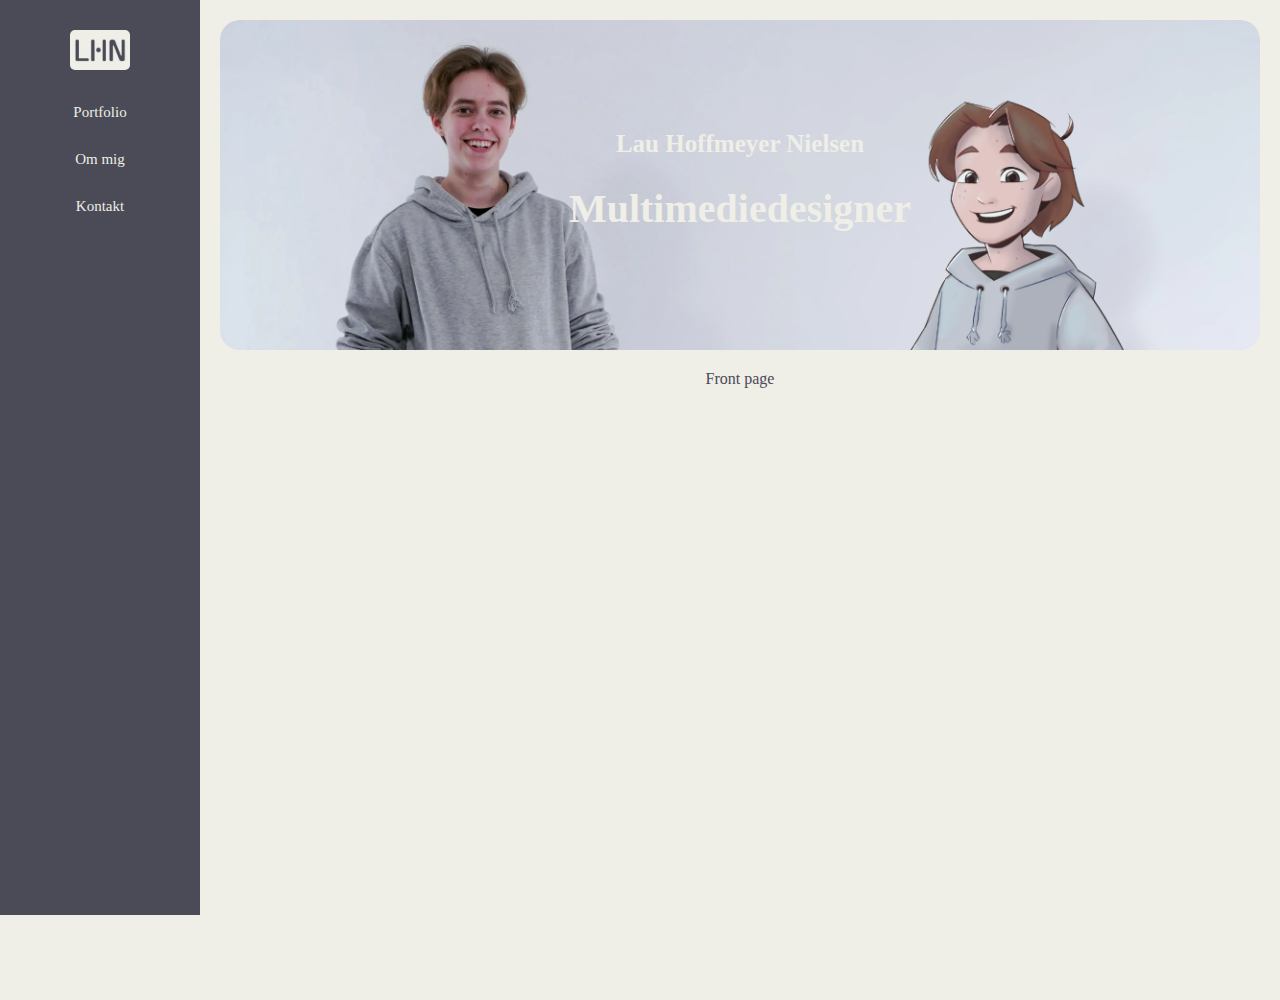
<file: index.html>
<!DOCTYPE html>
<html>

  <head>
    <title>Laus Præsentationsportfolio</title>
    <link rel="stylesheet" href="stylesheet.css">
    <meta charset="utf-8">
    <link rel="icon" type="image/x-icon" href="img/lau-webp/lhn-logo-light.webp"> <!-- Favicon Ikon -->
    <meta name="viewport" content="width=device-width, initial-scale=1"> <!-- Vigtig at have med til Media Responsive design -->
  </head>

  <!-- Start på Body -->
    <body class="grid-container">    <!-- Hele body er del af en grid container for at opdele siden i 'kasser' -->

      <!-- Start på Navigationslinje -->
        <nav class="menu">
          <div>
            <a href="index.html" target="_self"><img src="img/lau-webp/lhn-logo-light.webp"></a>
          </div>

          <div>
            <a href="portfolio.html" target="_self">Portfolio</a>
          </div>

          <div>
            <a href="om-mig.html" target="_self">Om mig</a>
          </div>
            
          <div>
            <a href="kontakt.html" target="_self">Kontakt</a>
          </div>
            
        </nav>
      <!-- Slut på Navigationslinje -->


      <!-- Start på Main Content -->
        <main class="main">        
          <div class="main-content">

            <div class="main-title-pic">
              <div class="title-text">
                <h3><a href="om-mig.html" target="_self">Lau Hoffmeyer Nielsen</a></h3>
                <h1>Multimediedesigner</h1>
              </div>
            </div>

            <p>Front page</p>
          
            
          </div>

        </main>
      <!-- Slut på Main Content -->


      <!-- Start på Hjemmeside Footer -->
        <footer class="footer">
          <br>
          <!--<div class="menu-soMe-container">
            <div class="soMe-container">
              <img src="img/soMe-ikoner webp/fb-4A4B56.png" alt="facebook" style="width:10%">
            </div>
            <div class="soMe-container">
              <img src="img/soMe-ikoner webp/insta-4A4B56.png" alt="insta" style="width:10%">
            </div>
            <div class="soMe-container">
              <img src="img/soMe-ikoner webp/linked-4A4B56.png" alt="linked" style="width:10%">
            </div>
          </div>-->
        </footer>
      <!-- Start på Hjemmeside Footer -->


    
    </body>
  <!-- Slut på Body -->
    

</html>
</file>
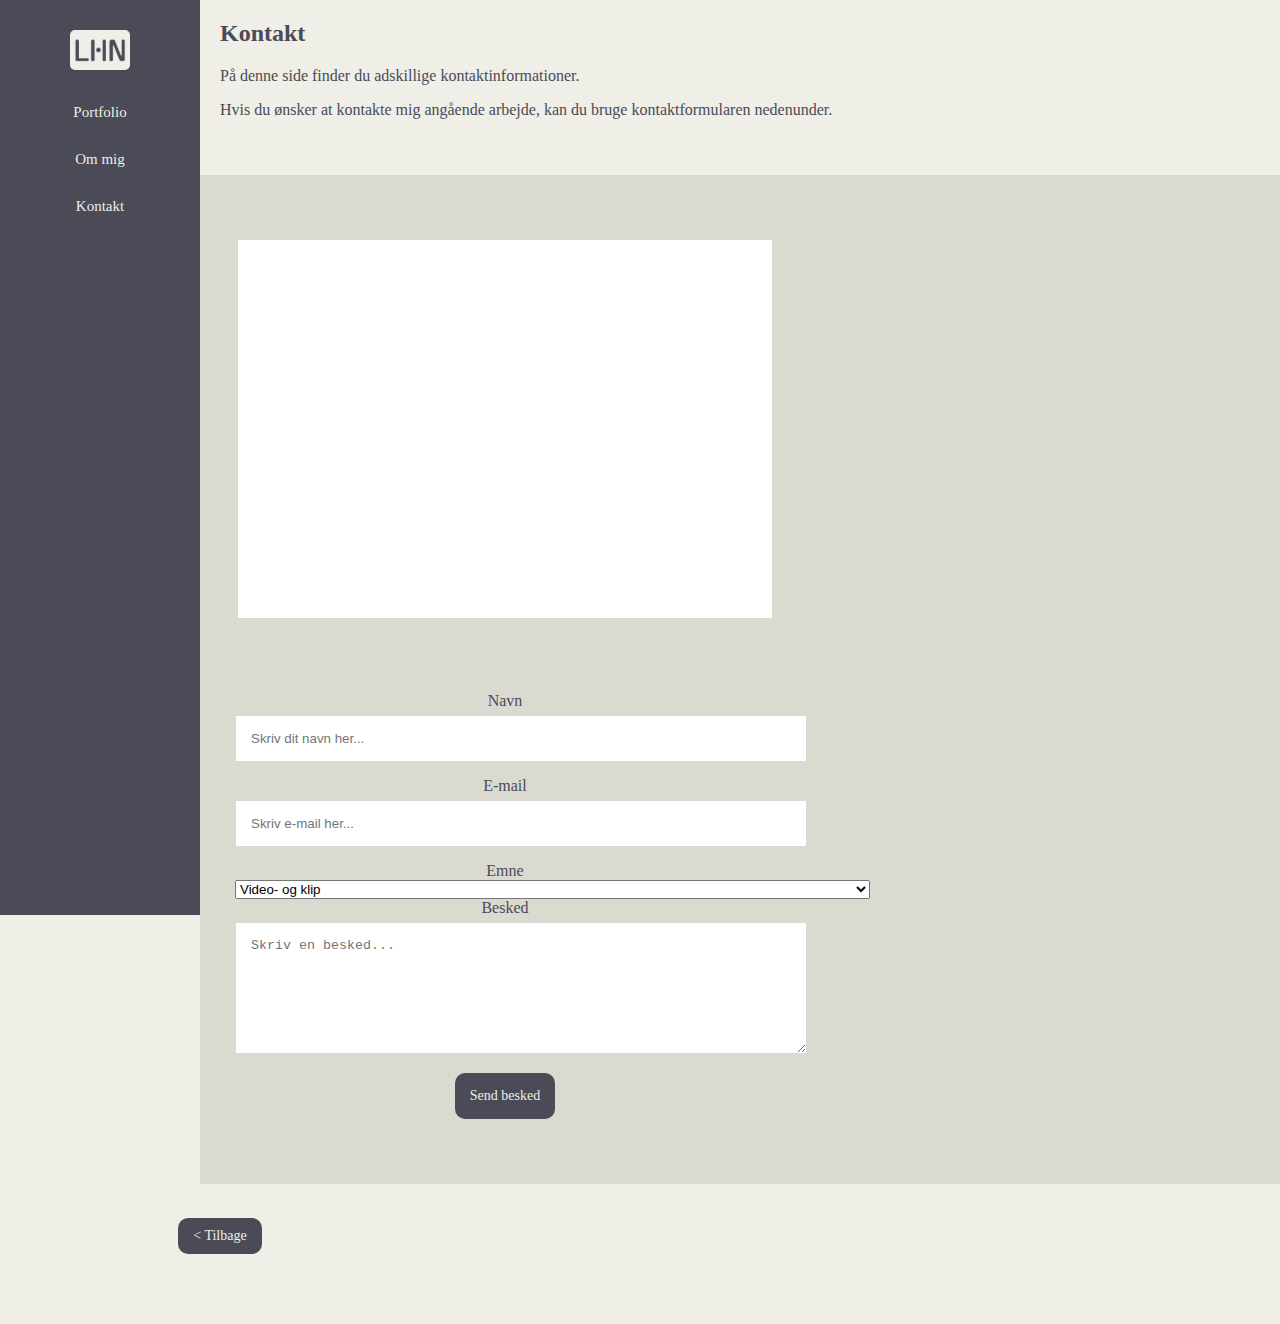
<file: kontakt.html>
<!DOCTYPE html>
<html lang="da">

  <head>
    <title>Laus Præsentationsportfolio</title>
    <link rel="stylesheet" href="stylesheet.css">
    <meta charset="utf-8">
    <link rel="icon" type="image/x-icon" href="img/lau-webp/lhn-logo-light.webp"> <!-- Favicon Ikon -->
    <meta name="viewport" content="width=device-width, initial-scale=1"> <!-- Vigtig at have med til Media Responsive design -->
  </head>

  <!-- Start på Body -->
    <body class="grid-container">    <!-- Hele body er del af en grid container for at opdele siden i 'kasser' -->

      <!-- Start på Navigationslinje -->
        <nav class="menu">
          <div>
            <a href="index.html" target="_self"><img src="img/lau-webp/lhn-logo-light.webp" alt="billede-logo"></a>
          </div>

          <div>
            <a href="portfolio.html" target="_self">Portfolio</a>
          </div>

          <div>
            <a href="om-mig.html" target="_self">Om mig</a>
          </div>
            
          <div>
            <a href="kontakt.html" target="_self">Kontakt</a>
          </div>
            
        </nav>
      <!-- Slut på Navigationslinje -->


      <!-- Start på Main Content -->
        <main class="main">        
          <!--  Cover billede til forside
            <div class="main-title-pic">
              <div class="title-text">
                <h3><a href="om-mig.html" target="_self">Lau Hoffmeyer Nielsen</a></h3>
                <h1>Multimediedesigner</h1>
              </div>
            </div>
          -->

          <div id="portfolio-tekst">
            <h2>Kontakt</h2>
            <p>På denne side finder du adskillige kontaktinformationer.</p>
            <p>Hvis du ønsker at kontakte mig angående arbejde, kan du bruge kontaktformularen nedenunder.</p>
          </div>
            <br>
            <br>

          <!-- Start på KONTAKT FORMULAR -->
              <div class="color-background">
                <div class="kontakt-container">
                  <div id="kontakt-formular">   <!-- Svarer til Row i eksempel side, SLET SENERE -->

                    <div class="kontakt-kolonne">
                      <img src="img/lau-webp/white.webp" style="width:99%; margin-bottom: 15px;" alt="billede af mig på kontakt side">
                    </div>

                    <div class="kontakt-kolonne">

                      <label for="fname">Navn</label>
                      <input type="text" id="fname" name="firstname" placeholder="Skriv dit navn her...">

                      <label for="email">E-mail</label>
                      <input type="text" id="email" name="email" placeholder="Skriv e-mail her...">

                      <label for="besked-emne">Emne</label>
                      <select id="besked-emne" name="emne">
                        <option value="australia">Video- og klip</option>
                        <option value="canada">Foto- og billedbehandling</option>
                        <option value="usa">UX og Webdesign</option>
                        <option value="usa">Koncepttegning- og animation</option>
                      </select>

                      <label for="subject">Besked</label>
                      <textarea id="subject" name="subject" placeholder="Skriv en besked..." style="height:100px"></textarea>

                      <input type="submit" value="Send besked">


                    </div>

                  </div> <!-- Svarer til Row i eksempel side, SLET SENERE -->

                </div>
              </div>
            <!-- Slut på KONTAKT FORMULAR -->
            
          

          <br>
          <p class="tilbage-knap">  <!-- Tilbageknap til forsiden -->
            <a href="index.html" target="_self">&lt; Tilbage</a>
          </p> 

          <br>
          <br>
          <br>

        </main>
      <!-- Slut på Main Content -->


      <!-- Start på Hjemmeside Footer -->
        <footer class="footer">
          <br>
          <!--<div class="menu-soMe-container">
            <div class="soMe-container">
              <img src="img/soMe-ikoner webp/fb-4A4B56.png" alt="facebook" style="width:10%">
            </div>
            <div class="soMe-container">
              <img src="img/soMe-ikoner webp/insta-4A4B56.png" alt="insta" style="width:10%">
            </div>
            <div class="soMe-container">
              <img src="img/soMe-ikoner webp/linked-4A4B56.png" alt="linked" style="width:10%">
            </div>
          </div>-->
        </footer>
      <!-- Start på Hjemmeside Footer -->


    
    </body>
  <!-- Slut på Body -->
    

</html>
</file>
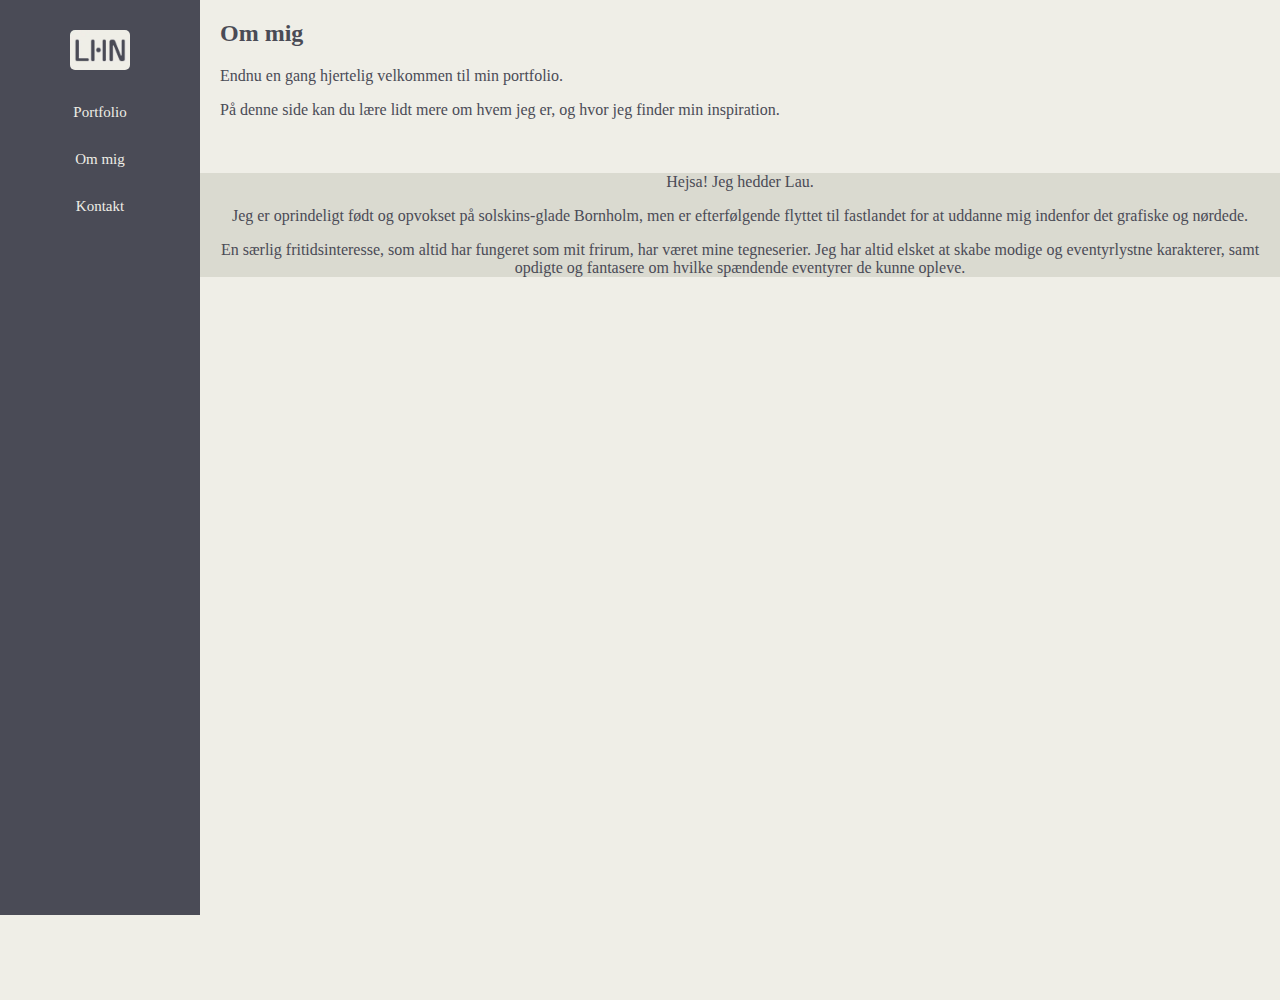
<file: om-mig.html>
<!DOCTYPE html>
<html lang="da">

  <head>
    <title>Laus Præsentationsportfolio</title>
    <link rel="stylesheet" href="stylesheet.css">
    <meta charset="utf-8">
    <link rel="icon" type="image/x-icon" href="img/lau-webp/lhn-logo-light.webp"> <!-- Favicon Ikon -->
    <meta name="viewport" content="width=device-width, initial-scale=1"> <!-- Vigtig at have med til Media Responsive design -->
  </head>

  <!-- Start på Body -->
    <body class="grid-container">    <!-- Hele body er del af en grid container for at opdele siden i 'kasser' -->

      <!-- Start på Navigationslinje -->
        <nav class="menu">
          <div>
            <a href="index.html" target="_self"><img src="img/lau-webp/lhn-logo-light.webp" alt="billede-logo"></a>
          </div>

          <div>
            <a href="portfolio.html" target="_self">Portfolio</a>
          </div>

          <div>
            <a href="om-mig.html" target="_self">Om mig</a>
          </div>
            
          <div>
            <a href="kontakt.html" target="_self">Kontakt</a>
          </div>
            
        </nav>
      <!-- Slut på Navigationslinje -->


      <!-- Start på Main Content -->
        <main class="main">        
          <div class="main-content">

            <!--  Cover billede til forside
              <div class="main-title-pic">
                <div class="title-text">
                  <h3><a href="om-mig.html" target="_self">Lau Hoffmeyer Nielsen</a></h3>
                  <h1>Multimediedesigner</h1>
                </div>
              </div>
            -->

            <div id="portfolio-tekst">
              <h2>Om mig</h2>
              <p>Endnu en gang hjertelig velkommen til min portfolio.</p>
              <p>På denne side kan du lære lidt mere om hvem jeg er, og hvor jeg finder min inspiration.</p>
            </div>

            <br>
            <div class="color-background">
              <div id="om-mig-container">
                <p>Hejsa! Jeg hedder Lau.</p>
                <p>
                  Jeg er oprindeligt født og opvokset på solskins-glade Bornholm, men er efterfølgende flyttet til fastlandet for at uddanne mig indenfor det grafiske og nørdede.
                </p>

                <p>
                  En særlig fritidsinteresse, som altid har fungeret som mit frirum, har været mine tegneserier.
                  Jeg har altid elsket at skabe modige og eventyrlystne karakterer, samt opdigte og fantasere om hvilke spændende eventyrer de kunne opleve.
                </p>

              </div>
            </div>
          
            
          </div>

        </main>
      <!-- Slut på Main Content -->


      <!-- Start på Hjemmeside Footer -->
        <footer class="footer">
          <br>
          <!--<div class="menu-soMe-container">
            <div class="soMe-container">
              <img src="img/soMe-ikoner webp/fb-4A4B56.png" alt="facebook" style="width:10%">
            </div>
            <div class="soMe-container">
              <img src="img/soMe-ikoner webp/insta-4A4B56.png" alt="insta" style="width:10%">
            </div>
            <div class="soMe-container">
              <img src="img/soMe-ikoner webp/linked-4A4B56.png" alt="linked" style="width:10%">
            </div>
          </div>-->
        </footer>
      <!-- Start på Hjemmeside Footer -->


    
    </body>
  <!-- Slut på Body -->
    

</html>
</file>
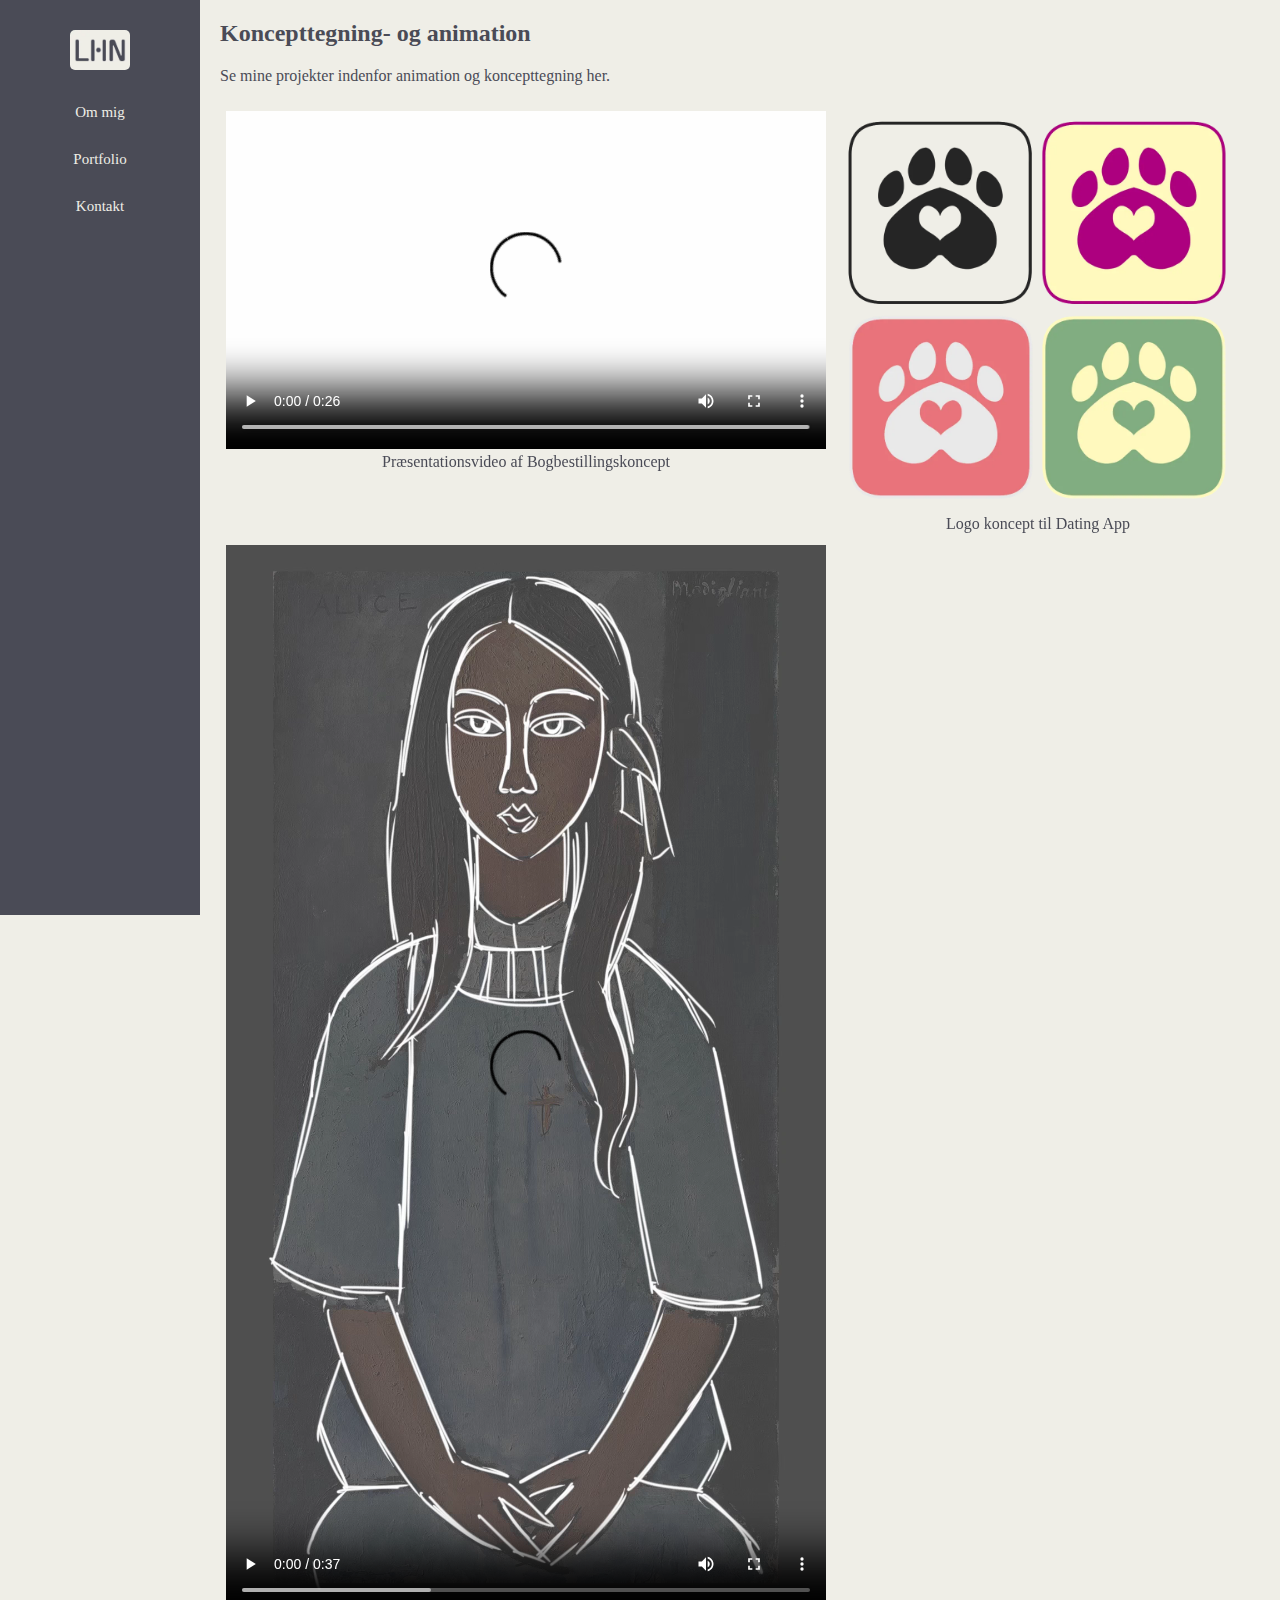
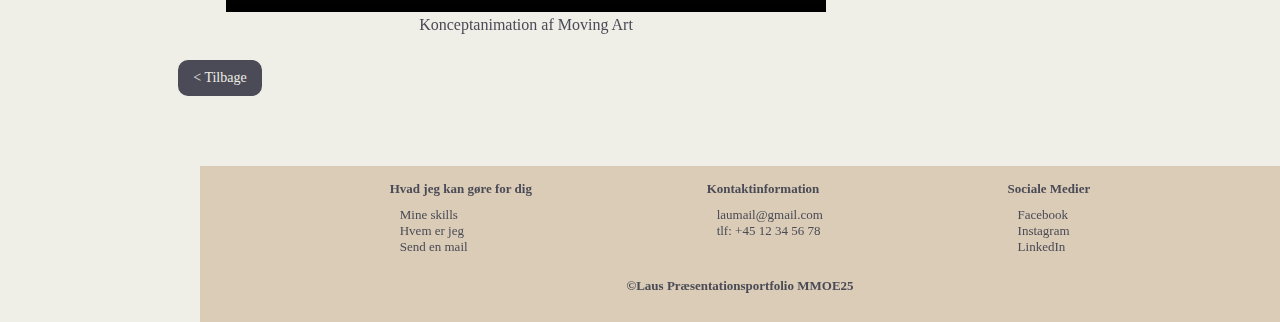
<file: portfolio-animation.html>
<!DOCTYPE html>
<html lang="da">

  <head>
    <title>Laus Præsentationsportfolio</title>
    <link rel="stylesheet" href="stylesheet.css">
    <meta charset="utf-8">
    <link rel="icon" type="image/x-icon" href="img/lau-webp/lhn-logo-light.webp"> <!-- Favicon Ikon -->
    <meta name="viewport" content="width=device-width, initial-scale=1"> <!-- Vigtig at have med til Media Responsive design -->
  </head>

  <!-- Start på Body -->
    <body class="grid-container">    <!-- Hele body er del af en grid container for at opdele siden i 'kasser' -->

      <!-- Start på Navigationslinje -->
        <nav class="menu">
          <div>
            <a href="index.html" target="_self"><img src="img/lau-webp/lhn-logo-light.webp" alt="billede-logo"></a>
          </div>

          <div>
            <a href="om-mig.html" target="_self">Om mig</a>
          </div>

          <div>
            <a href="portfolio.html" target="_self">Portfolio</a>
          </div>
           
          <div>
            <a href="kontakt.html" target="_self">Kontakt</a>
          </div>
            
        </nav>
      <!-- Slut på Navigationslinje -->


      <!-- Start på Main Content -->
        <main class="main">        
          <div class="main-content">


            <div id="portfolio-tekst">
              <h2>Koncepttegning- og animation</h2>
              <p>Se mine projekter indenfor animation og koncepttegning her.</p>
            </div>

            <!-- START PÅ INDHOLD AF IMAGE GALLERY -->

                <div class="galleri">

                  <div class="galleri-item">
                      <video controls loop>
                        <source src="img/projekter-webp/video/p2-clip.webm" type="video/webm">
                      </video>
                      <div class="galleri-beskrivelse">Præsentationsvideo af Bogbestillingskoncept</div>
                  </div>

                  <div class="galleri-item">
                        <img src="img/projekter-webp/animation/workshop-logo.webp" alt="logo tegning">
                        <div class="galleri-beskrivelse">Logo koncept til Dating App</div>
                    </div>

                  <div class="galleri-item">
                      <video controls loop>
                        <source src="img/projekter-webp/animation/alice.webm" type="video/webm">
                      </video>
                      <div class="galleri-beskrivelse">Konceptanimation af Moving Art</div>
                  </div>


                </div>



            <!-- SLUT PÅ INDHOLD AF IMAGE GALLERY -->


            
            <p class="tilbage-knap">  <!-- Tilbageknap til forsiden -->
              <a href="portfolio.html" target="_self">&lt; Tilbage</a>
            </p> 
            
            <br>
            <br>
            <br>
          
          </div>

          <!-- Start på Hjemmeside Footer -->
            <footer>
              <div class="footer-container">
                <div>
                  Hvad jeg kan gøre for dig
                  <div class="footer-container-soMe">
                    <a class="footer-link" href="portfolio.html" target="_self">Mine skills</a>
                    <a class="footer-link" href="om-mig.html" target="_self">Hvem er jeg</a>
                    <a class="footer-link" href="kontakt.html" target="_self">Send en mail</a>
                  </div>
                </div>

                <div>
                  Kontaktinformation
                  <div class="footer-container-soMe">
                    <div>laumail@gmail.com</div>
                    <div>tlf: +45 12 34 56 78</div>
                  </div>
                </div>

                <div>
                  Sociale Medier
                  <div class="footer-container-soMe">
                    <a>Facebook</a>
                    <a>Instagram</a>
                    <a>LinkedIn</a>
                  </div>
                </div>
              </div>
              <p>©Laus Præsentationsportfolio MMOE25</p>
            </footer>
          <!-- Start på Hjemmeside Footer -->

        </main>
      <!-- Slut på Main Content -->


    
    </body>
  <!-- Slut på Body -->
    

</html>
</file>
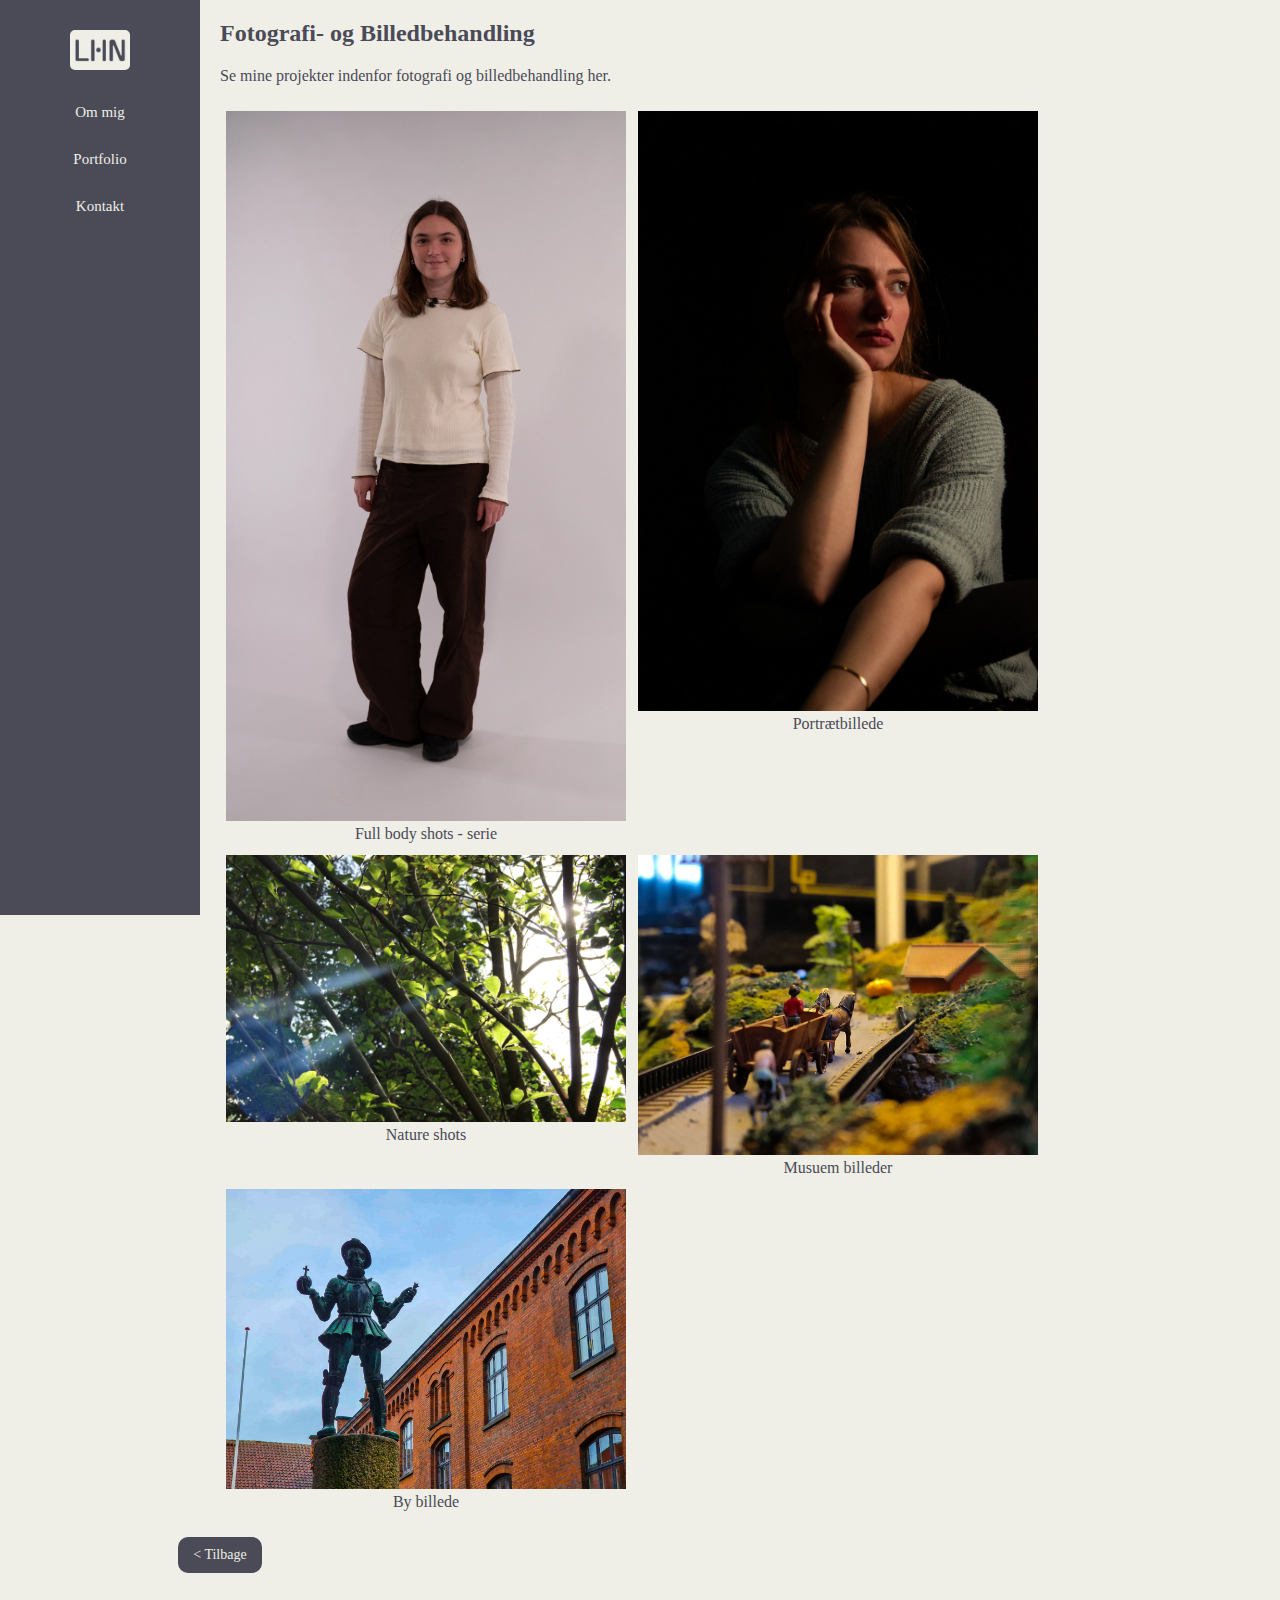
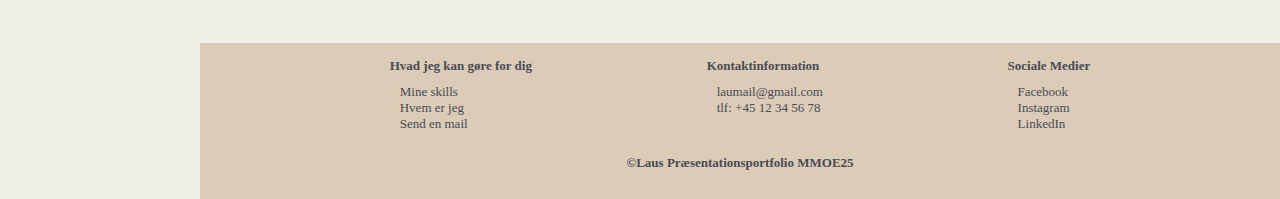
<file: portfolio-billed.html>
<!DOCTYPE html>
<html lang="da">

  <head>
    <title>Laus Præsentationsportfolio</title>
    <link rel="stylesheet" href="stylesheet.css">
    <meta charset="utf-8">
    <link rel="icon" type="image/x-icon" href="img/lau-webp/lhn-logo-light.webp"> <!-- Favicon Ikon -->
    <meta name="viewport" content="width=device-width, initial-scale=1"> <!-- Vigtig at have med til Media Responsive design -->
  </head>

  <!-- Start på Body -->
    <body class="grid-container">    <!-- Hele body er del af en grid container for at opdele siden i 'kasser' -->

      <!-- Start på Navigationslinje -->
        <nav class="menu">
          <div>
            <a href="index.html" target="_self"><img src="img/lau-webp/lhn-logo-light.webp" alt="billede-logo"></a>
          </div>

          <div>
            <a href="om-mig.html" target="_self">Om mig</a>
          </div>

          <div>
            <a href="portfolio.html" target="_self">Portfolio</a>
          </div>
           
          <div>
            <a href="kontakt.html" target="_self">Kontakt</a>
          </div>
            
        </nav>
      <!-- Slut på Navigationslinje -->


      <!-- Start på Main Content -->
        <main class="main">        
          <div class="main-content">


            <div id="portfolio-tekst">
              <h2>Fotografi- og Billedbehandling</h2>
              <p>Se mine projekter indenfor fotografi og billedbehandling her.</p>
            </div>

            <!-- START PÅ INDHOLD AF IMAGE GALLERY -->

                <div class="galleri">

                    <div class="galleri-item">
                        <img src="img/portrætter-webp/sheila02.webp" alt="portræt billede">
                        <div class="galleri-beskrivelse">Full body shots - serie</div>
                    </div> 

                    <div class="galleri-item">
                        <img src="img/portrætter-webp/rikke.webp" alt="portræt billede">
                        <div class="galleri-beskrivelse">Portrætbillede</div>
                    </div>

                    <div class="galleri-item">
                        <img src="img/projekter-webp/foto/have-01.webp" alt="natur billede">
                        <div class="galleri-beskrivelse">Nature shots</div>
                    </div>

                    <div class="galleri-item">
                        <img src="img/projekter-webp/foto/hest.webp" alt="natur billede">
                        <div class="galleri-beskrivelse">Musuem billeder</div>
                    </div>

                    <div class="galleri-item">
                        <img src="img/projekter-webp/foto/statue.webp" alt="natur billede">
                        <div class="galleri-beskrivelse">By billede</div>
                    </div>


                </div>



            <!-- SLUT PÅ INDHOLD AF IMAGE GALLERY -->


            
            <p class="tilbage-knap">  <!-- Tilbageknap til forsiden -->
              <a href="portfolio.html" target="_self">&lt; Tilbage</a>
            </p> 
            
            <br>
            <br>
            <br>
          
          </div>

          <!-- Start på Hjemmeside Footer -->
            <footer>
              <div class="footer-container">
                <div>
                  Hvad jeg kan gøre for dig
                  <div class="footer-container-soMe">
                    <a class="footer-link" href="portfolio.html" target="_self">Mine skills</a>
                    <a class="footer-link" href="om-mig.html" target="_self">Hvem er jeg</a>
                    <a class="footer-link" href="kontakt.html" target="_self">Send en mail</a>
                  </div>
                </div>

                <div>
                  Kontaktinformation
                  <div class="footer-container-soMe">
                    <div>laumail@gmail.com</div>
                    <div>tlf: +45 12 34 56 78</div>
                  </div>
                </div>

                <div>
                  Sociale Medier
                  <div class="footer-container-soMe">
                    <a>Facebook</a>
                    <a>Instagram</a>
                    <a>LinkedIn</a>
                  </div>
                </div>
              </div>
              <p>©Laus Præsentationsportfolio MMOE25</p>
            </footer>
          <!-- Start på Hjemmeside Footer -->

        </main>
      <!-- Slut på Main Content -->


    
    </body>
  <!-- Slut på Body -->
    

</html>
</file>
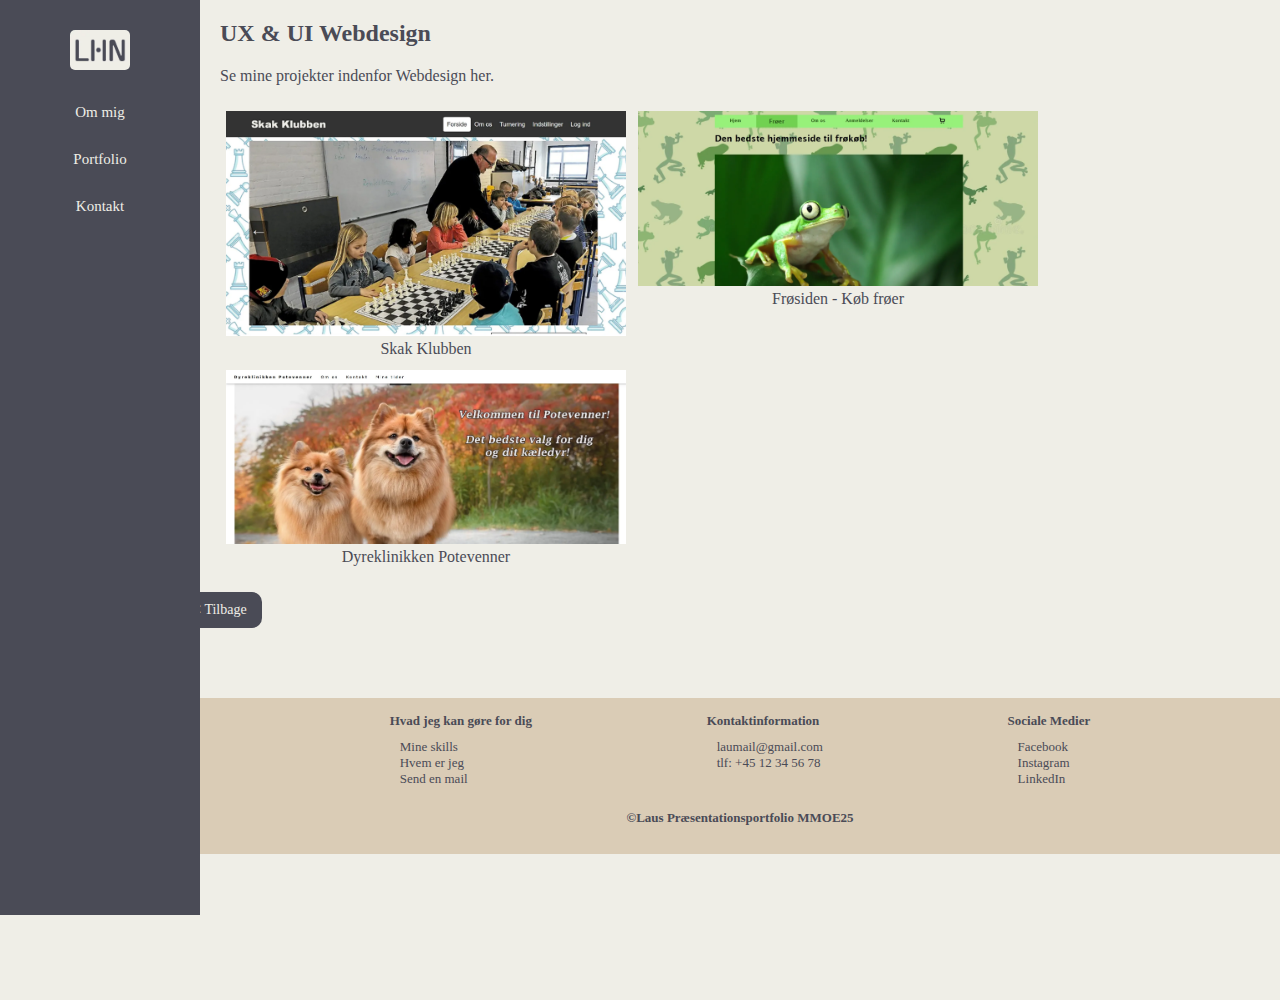
<file: portfolio-ux.html>
<!DOCTYPE html>
<html lang="da">

  <head>
    <title>Laus Præsentationsportfolio</title>
    <link rel="stylesheet" href="stylesheet.css">
    <meta charset="utf-8">
    <link rel="icon" type="image/x-icon" href="img/lau-webp/lhn-logo-light.webp"> <!-- Favicon Ikon -->
    <meta name="viewport" content="width=device-width, initial-scale=1"> <!-- Vigtig at have med til Media Responsive design -->
  </head>

  <!-- Start på Body -->
    <body class="grid-container">    <!-- Hele body er del af en grid container for at opdele siden i 'kasser' -->

      <!-- Start på Navigationslinje -->
        <nav class="menu">
          <div>
            <a href="index.html" target="_self"><img src="img/lau-webp/lhn-logo-light.webp" alt="billede-logo"></a>
          </div>

          <div>
            <a href="om-mig.html" target="_self">Om mig</a>
          </div>

          <div>
            <a href="portfolio.html" target="_self">Portfolio</a>
          </div>
           
          <div>
            <a href="kontakt.html" target="_self">Kontakt</a>
          </div>
            
        </nav>
      <!-- Slut på Navigationslinje -->


      <!-- Start på Main Content -->
        <main class="main">        
          <div class="main-content">


            <div id="portfolio-tekst">
              <h2>UX & UI Webdesign</h2>
              <p>Se mine projekter indenfor Webdesign her.</p>
            </div>

            <!-- START PÅ INDHOLD AF IMAGE GALLERY -->

                <div class="galleri">

                    <div class="galleri-item">
                        <img src="img/projekter-webp/ux/ux-portfolio-cover-webp.webp" alt="skakklubben">
                        <div class="galleri-beskrivelse">Skak Klubben</div>
                    </div>

                    <div class="galleri-item">
                        <img src="img/projekter-webp/ux/frog-site.webp" alt="skakklubben">
                        <div class="galleri-beskrivelse">Frøsiden - Køb frøer</div>
                    </div>

                    <div class="galleri-item">
                        <img src="img/projekter-webp/ux/min-dyreklin01.webp" alt="skakklubben">
                        <div class="galleri-beskrivelse">Dyreklinikken Potevenner</div>
                    </div>


                </div>



            <!-- SLUT PÅ INDHOLD AF IMAGE GALLERY -->


            
            <p class="tilbage-knap">  <!-- Tilbageknap til forsiden -->
              <a href="portfolio.html" target="_self">&lt; Tilbage</a>
            </p> 
            
            <br>
            <br>
            <br>
          
          </div>

          <!-- Start på Hjemmeside Footer -->
            <footer>
              <div class="footer-container">
                <div>
                  Hvad jeg kan gøre for dig
                  <div class="footer-container-soMe">
                    <a class="footer-link" href="portfolio.html" target="_self">Mine skills</a>
                    <a class="footer-link" href="om-mig.html" target="_self">Hvem er jeg</a>
                    <a class="footer-link" href="kontakt.html" target="_self">Send en mail</a>
                  </div>
                </div>

                <div>
                  Kontaktinformation
                  <div class="footer-container-soMe">
                    <div>laumail@gmail.com</div>
                    <div>tlf: +45 12 34 56 78</div>
                  </div>
                </div>

                <div>
                  Sociale Medier
                  <div class="footer-container-soMe">
                    <a>Facebook</a>
                    <a>Instagram</a>
                    <a>LinkedIn</a>
                  </div>
                </div>
              </div>
              <p>©Laus Præsentationsportfolio MMOE25</p>
            </footer>
          <!-- Start på Hjemmeside Footer -->

        </main>
      <!-- Slut på Main Content -->


    
    </body>
  <!-- Slut på Body -->
    

</html>
</file>
<file: stylesheet.css>
@charset "utf-8";
/* Start på CSS layout */

/* Start på Body */

    body {
        margin: 0;
        background-color: #EFEEE7;  
        font-family: 'Lucida Sans';
        max-width: 600px;
    }

    .menu {grid-area: menu;}   /* Erklæring af grid areas */
    .main {grid-area: main;}
    /*.footer {grid-area: footer;}*/

/* Slut på Body */


/* Grid container */

    .grid-container > * {         /* Property på hele grid container */
        /* border: solid 1px; */
        text-align: center;
        font-size: 16px;
    }

    .grid-container {
        display: grid;
        grid-template-areas: 
            "menu menu"      /* Hvordan tabellen er sat op i webpage */
            "main main";      /* Forestil dig teksten i en 2x3 tabel */
            /*"footer footer";*/
        
        grid-gap: 0;   
        padding: 0; 
    }


    /* Start på menu */
        .menu {
            padding-top: 15px;
            background-color: #4A4B56;
        }

        .menu a {
            color: #EFEEE7;
            font-size: 15px;
            /* font-weight: ; */
            display: block;
            padding: 15px 10px 15px 10px;
            text-decoration: none;
        }

        .menu a:hover {
            text-decoration: underline;
        }

        .menu h1 {
            font-weight: lighter;
            font-size: 30px;
            margin: 1px;
        }
        
        .menu h2 {
            font-weight: lighter;
            font-size: 20px;
            margin: 1px;
        }

        .menu img {   /* Logo i navigation */
            height: 40px;
            border-radius: 5px;

            transition-property: height; /* Hover animation property */
            transition-duration: 0.5s; /* Hvor lang tid skal de tage at ændre height */
        }

        .menu img:hover {
            height: 43px;
        }


    /* Slut på menu */

    /* Start på MAIN I HOMEPAGE */

        .main {
            background-color: #EFEEE7;
            color: #4A4B56;
            height: 1000px;
        }

        /* Cover billeder på forside */
            .main-title-pic {
                background-image: url("img/lau-webp/lau-tegning-cover.webp");
                height: 200px;
                background-position: top;  /* Cover billede med mørk baggrund */
                background-repeat: no-repeat;
                background-size: cover;
                position: relative;
                margin: 15px;
                border-radius: 20px;
            }

            .title-text {
                text-align: center;
                position: absolute;
                top: 50%;
                left: 50%;
                transform: translate(-50%, -50%);
                color: #EFEEE7;
            }

            .title-text h3 a {
                text-decoration: none;
                color: #EFEEE7;
                font-size: 17px;
            }

            .title-text h1 {
                font-size: 30px;
            }
        /* Slut på Cover billeder på forside */

        /* Start Hjemmeside HOME INFO CONTAINER */

        #home-info-container {
            display: flex;
            flex-direction: column;
            margin: 5px 20px 5px 20px;
            border-radius: 10px;
        }

        #home-info-container div {
            margin-top: 20px;
            margin-bottom: 20px;
        }

        #home-info-container img {
            border-radius: 10px;
            opacity: 1.0;
            width: 100%;
            max-width: 380px;
            height: auto;
            object-fit: cover;   /* Giver billede en 'fast' kasse så den ikke kommer over 'rammerne' */
            
        }

        #home-info-container img:hover {
            opacity: 0.7;
        }

        .home-info-box {
            position: relative;
            max-width: 460px;
            margin: 0 auto;
        }

        .home-info-box img {vertical-align: middle;}

        .home-info-box .home-image {
            position: absolute;
            bottom: 0;
            background: rgb(0, 0, 0); 
            background: rgba(0, 0, 0, 0.5); /* Sort baggrund med opacity */
            color: #EFEEE7;
            width: auto;
            padding: 20px;
        }


        /* SLUT PÅ HOME INFO CONTAINER */


        /* Tilbage Knap Style */
        .tilbage-knap a:link, a:visited{
            display: inline-block;
            justify-content: left;
            background-color: #4A4B56;
            color: #EFEEE7;
            font-family: 'Lucida Sans';
            font-size: 14px;
            text-align: left;
            text-decoration: none;
            border: none;
            padding: 10px 15px;
            border-radius: 10px;
            position: relative;
            right: 130px;        /* Hvor knappen sidder på siden */
        } 

        .tilbage-knap a:hover, a:active {
            text-decoration: underline;
        }
        /* Tilbage Knap Style */


        /* start på LÆS MERE KNAP */

            .mere-knap a:link, a:visited{
                display: inline-block;
                justify-content: left;
                background-color: #4A4B56;
                color: #EFEEE7;
                font-family: 'Lucida Sans';
                font-size: 14px;
                text-align: left;
                text-decoration: none;
                border: none;
                padding: 10px 10px;
                border-radius: 5px;
                margin: 0 auto 15px 30px;
            } 

            .mere-knap a:hover, a:active {
                text-decoration: underline;
            }


        /* Slut på LÆS MERE KNAP */

        

    /* Slut på MAIN I HOMEPAGE */


    /* START PÅ PORTFOLIO SIDE CSS */

        .color-background { /* Baggrund bag portfolio containers */
            background-color: #DADAD0;
        }

        #portfolio-tekst {
            text-align: left;
            margin: 20px;
        }

        #portfolio-container { /* Selve containeren rundt om containers */
            display: grid;
            gap: 40px;
            border-top: solid #DADAD0 30px;
            border-bottom: solid #DADAD0 30px;
        }

        #portfolio-container div { /* Alle de små containere */
            text-align: left;
            margin: 0 10px 0 10px;
            background-color: #EFEEE7;
            border-radius: 10px;
            height: auto;
        }

        #portfolio-container img {
            margin: 30px;
            display: block;
            width: 85%;
            height: auto;
            object-fit: contain;
            border-radius: 5px;
        }

        #portfolio-container video {
            margin: 30px;
            display: block;
            width: 85%;
            height: auto;
            object-fit: contain;
            border-radius: 5px;
        }



    /* START PÅ PORTFOLIO SIDE CSS */


    /* START PÅ OM MIG SIDE CSS */

        .om-mig-container {
            text-align: left;
            font-size: 16px;
            display: flex;
            flex-direction: column;
            margin: 15px 25px 15px 25px;
        }

        .om-mig-container img {
            padding-top: 15px;
            width: 320px;
            height: auto;
            border-radius: 10px;
        }

        .skill-container {
            text-align: left;
            display: flex;
            flex-direction: column;
            margin: 15px 25px 15px 25px;
        }


        div.tegne-container {
            background-color: #EFEEE7;
            overflow: auto;
            white-space: nowrap;
            padding: 15px;
            margin-left: 20px;
            margin-right: 20px;
            border-radius: 10px;
            width: 345px;
        }

        div.tegne-container img {
            padding: 5px 10px 5px 10px;
            width: 200px;
            height: auto;
        }        


        #toolbox-container {
            display: flex;
            flex-wrap: wrap;
            justify-content: space-evenly;
            flex-flow: row wrap;
            padding: 15px;
            gap: 10px;
        }

        #toolbox-container div {
            background-color: #898885;
            color: #EFEEE7;
            border-radius: 10px;
            width: 120px;
            height: 130px;
            margin: 10px;
            padding: 10px;
            text-align: center;  
            font-size: 16px;
        }

        #toolbox-container img {
            position: relative;
            top: 25px;
            height: 50%;
            width: 55%;
        }



    /* SLUT PÅ OM MIG SIDE CSS */



    /* START PÅ OM KONTAKT SIDE CSS */


        .kontakt-container {
            border-radius: 5px;
            border-top: solid #DADAD0 30px;
            border-bottom: solid #DADAD0 30px;
        }


        input[type=text], textarea {
            width: 100%;
            padding: 15px;
            border: 1px solid #DADAD0;
            margin-top: 5px;
            margin-bottom: 15px;
            resize: vertical;
        }


        input[type=submit] {   /* Knappen til Send Besked i kontakt formular */
            background-color: #4A4B56;
            color: #EFEEE7;
            font-family: 'Lucida Sans';
            font-size: 14px;
            text-align: center;
            text-decoration: none;
            border: none;
            padding: 15px;
            border-radius: 10px;
            cursor: pointer;
        }

        input[type=submit]:hover {
            text-decoration: underline;
        }   

        #send-knap {
            margin-top: 20px;
        }
        

        #kontakt-formular:after {  /*  */ 
            content: "";
            display: table;
            clear: both;
        }

        .kontakt-kolonne {
            width: 80%;
            padding: 20px;
        }

        #besked-emne {
            width: 370px;
        }

        #send-knap {
            margin-top: 20px;
            margin: auto;
        }


    /* SLUT PÅ OM KONTAKT SIDE CSS */


    /* Start på footer*/

        .main footer {
            text-align: center;
            padding: 5px;
            background-color: #DACCB6;
            bottom: 0;
            color: #4A4B56;
            font-size: 13px;
            font-weight: bold;
            padding: 15px;
        }

        .main .footer-container {
            display: flex;
            flex-direction: row;
            justify-content: space-evenly;
            text-align: left;
        }

        .footer-container-soMe {
            padding: 10px;
            display: flex;
            flex-direction: column;
            font-size: 13px;
            font-weight: lighter;
        }

        .footer-link {
            color: #4A4B56;
        }


    /* Start på footer*/


/* Grid container */




        /* ----- UNDERSIDER TIL PORTFOLIO ----- */

        /* UX design */

            div.galleri {
            display: flex;
            flex-direction: column;
            margin: 20px;
            }

            div.galleri-item {
            margin: 5px;
            border: 1px solid #EFEEE7;
            
            }

            div.galleri-item:hover {
            border: 1px solid #4A4B56;
            }

            div.galleri-item img {
            width: 360px;
            height: auto;
            }

            div.galleri-item div.desc {
            padding: 15px;
            text-align: center;
            font-size: 16px;
            }

            div.galleri-item video {
                width: 360px;
                height: auto;
            }

        /* UX design */ 


        /* ----- UNDERSIDER TIL PORTFOLIO ----- */





/* Media Query for PC Skærm */

    @media (min-width: 550px) {
        .grid-container {
            grid-template-areas: 
            "menu main"          /* Hvordan tabellen er sat op i webpage */
            "menu main"          /* Forestil dig teksten i en 2x3 tabel */
            "footer footer";

            grid-template-columns: 200px auto; /* Størrelserne på kasserne og 'tabellen' */
            grid-template-rows: auto auto 100px;
            height: 100vh;
        }

        body {
            max-width: 1410px;  /* PC skærm */
        }

        .menu {  /* Fixed side navigation */
            position: fixed;
            z-index: 1;
            top: 0;
            left: 0;
            width: 200px;
            height: 100%;
        }

        .menu img {
            height: 40px;
            border-radius: 5px;

            transition-property: height; /* Hover animation property */
            transition-duration: 0.5s; /* Hvor lang tid skal de tage at ændre height */
        }

        .menu img:hover {
            height: 43px;
        }
        

        .main-title-pic {
            height: 330px;
            max-width: 1200px;
            background-position: top;  /* Cover billede med mørk baggrund */
            background-repeat: no-repeat;
            background-size: cover;
            position: relative;
            margin: 20px;
            border-radius: 20px;
        }

        .title-text h1 {
            font-size: 40px;
        }

        .title-text h3 a {
            text-decoration: none;
            color: #EFEEE7;
            font-size: 25px;
        }


        /* Main Page, HOME INFO MENU */

            #home-info-container {
                display: flex;
                flex-direction: row;
                justify-content: space-around;
                margin: 5px 20px 5px 20px;
                border-radius: 10px;
                gap: 15px;
            }


            #home-info-container div {
                padding: 10px;
            }


            .home-info-box {
                position: relative;
                max-width: 460px;
                margin: 0 auto;
            }

            .home-info-box img {vertical-align: middle;}

            .home-info-box .home-image {
                position: absolute;
                bottom: 0;
                background: rgb(0, 0, 0); 
                background: rgba(0, 0, 0, 0.5); /* Sort baggrund med opacity */
                color: #EFEEE7;
                width: 89%;
                padding: 20px;
            }



        /* Slu på Main Page, HOME INFO MENU */ 


        /* START PÅ PORTFOLIO SIDE */

        #portfolio-tekst {
            text-align: left;
            margin: 20px;
        }

        #portfolio-container {
            display: grid;
            grid-template-columns: 2fr 2fr;
            gap: 15px;
            margin: 15px;
        }


            /* UNDERSIDER I PORTFOLIO */

                div.galleri {
                    display: flex;
                    flex-direction: ROW;
                    margin: 20px;
                    flex-wrap: wrap;
                }

                div.galleri-item img {
                    width: 400px;
                    height: auto;
                }

                div.galleri-item video {
                    width: 600px;
                    height: auto;
                }


            /* SLUT PÅ UNDERSIDER I PORTFOLIO */


        /* SLUT PÅ PORTFOLIO SIDE */


        /* START PÅ KONTAKT SIDE */

        .kontakt-kolonne {
            width: 50%;
            margin: 15px;
        }

        #besked-emne {
            width: 635px;
        }


        /* SLUT PÅ KONTAKT SIDE */


        /* START PÅ OM MIG SIDE */

            .om-mig-container {
                text-align: left;
                font-size: 16px;
                display: flex;
                margin: 15px 25px 15px 25px;
            }

            .om-mig-container img {
                padding-top: 15px;
                width: 250px;
                height: auto;
                border-radius: 10px;
                margin-left: 30px;
            }

            div.tegne-container {
                background-color: #EFEEE7;
                overflow: auto;
                white-space: nowrap;
                padding: 0 15px 0 15px;
                margin-left: 20px;
                margin-right: 20px;
                border-radius: 10px;
                width: 1135px;
            }

            div.tegne-container img {
                padding: 10px;
                width: auto;
                height: 320px;
            }

            #toolbox-container {
                display: flex;
                flex-wrap: wrap;
                justify-content: space-evenly;
                flex-flow: row wrap;
                padding: 15px;
                gap: 10px;
            }

            #toolbox-container div {
                background-color: #898885;
                color: #EFEEE7;
                border-radius: 10px;
                width: 120px;
                height: 130px;
                margin: 10px;
                padding: 10px;
                text-align: center;  
                font-size: 16px;
            }

        /* SLUT PÅ OM MIG SIDE */


        /* START PÅ FOOTER */

            .main footer {
                text-align: center;
                padding: 5px;
                bottom: 0;
                color: #4A4B56;
                font-size: 13px;
                font-weight: bold;
                padding: 15px;
            }

            .main .footer-container a:link, a:visited {
                color: #4A4B56;
                text-decoration: none;
            }

            .main .footer-container-soMe a:hover, a:active {
                text-decoration: underline;
            }

            .main .footer-container {
                display: flex;
                flex-direction: row;
                justify-content: space-evenly;
                text-align: left;
            }

            .footer-container-soMe {
                color: #4A4B56;
                padding: 10px;
                display: flex;
                flex-direction: column;
                font-size: 13px;
                font-weight: lighter;
            }


        /* SLUT PÅ FOOTER  */


        /* TILBAGE KNAP PÅ ALLE SIDER */

            .tilbage-knap a:link, a:visited{
                display: inline-block;
                justify-content: left;
                background-color: #4A4B56;
                color: #EFEEE7;
                font-family: 'Lucida Sans';
                font-size: 14px;
                text-align: left;
                text-decoration: none;
                border: none;
                padding: 10px 15px;
                border-radius: 10px;
                position: relative;
                right: 520px;       /* Hvor knappen sidder på siden */
            }
        
        /* TILBAGE KNAP PÅ ALLE SIDER */

    }

/* Slut på Media Query for PC Skærm */
</file>
